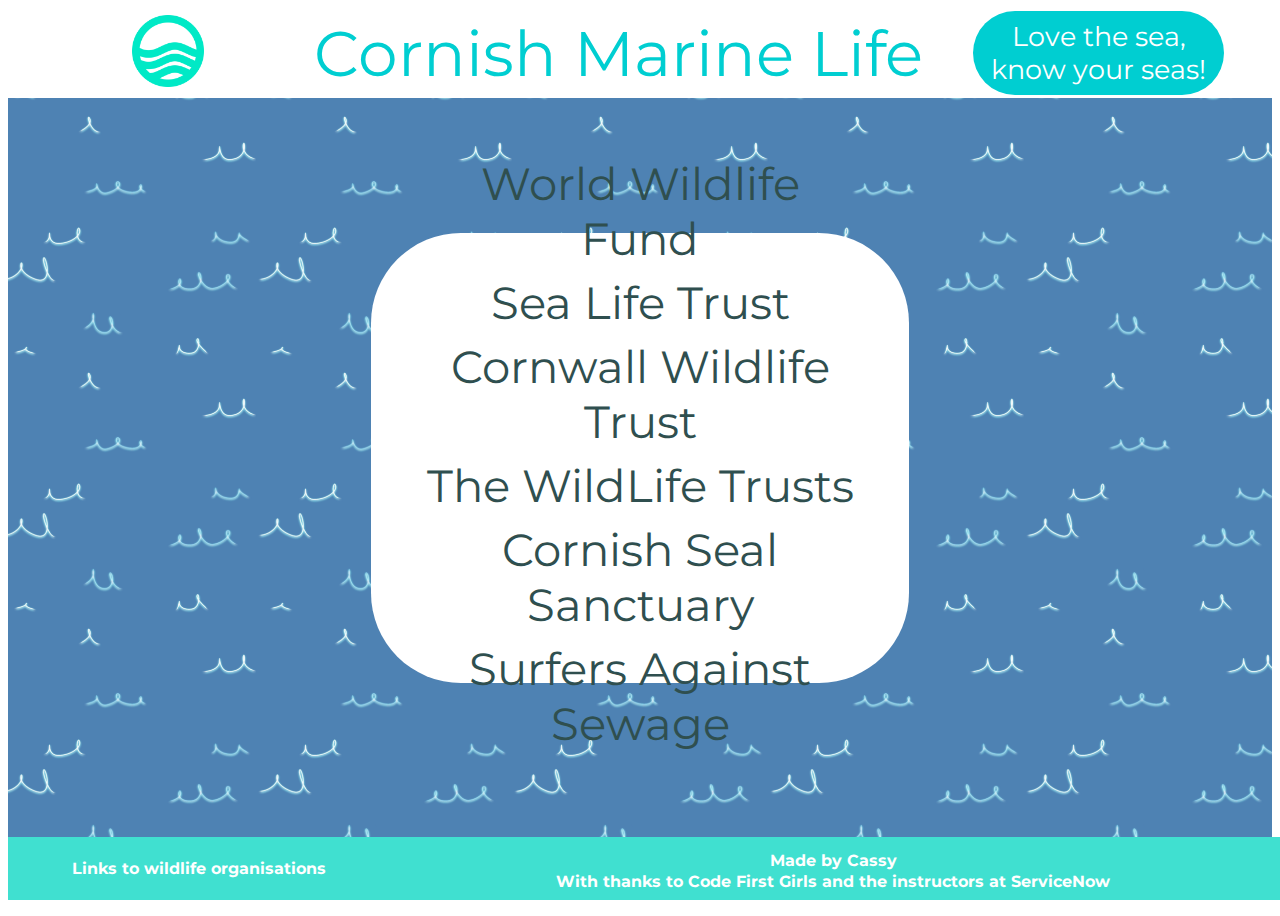
<file: links.html>
<!-- index file for the cornish marine life website by Cassy, Courtney and Kay -->
<!DOCTYPE html>
<html lang="en">
<head>
    <meta charset="UTF-8">
    <meta http-equiv="X-UA-Compatible" content="IE=edge">
    <meta name="viewport" content="width=device-width, initial-scale=1.0">
    <title>Cornish Marine Life</title>
    <!-- insert font links here -->
    <!-- insert links here -->
    <script src="./js/cml.js"></script>
    <link rel="stylesheet" href="./styles/main.css">
    <link rel="preconnect" href="https://fonts.gstatic.com">
    <link href="https://fonts.googleapis.com/css2?family=Montserrat:ital,wght@0,300;0,400;0,600;1,400&display=swap" rel="stylesheet"> 

</head>
<body>
    <header class="header-nav-container">
        <nav class="navbar-dropdown">
            <!-- nav links here and logo -->
            <button class="dropdown-button">
                <img src="Images/Wave-Icon.png" alt="">
            </button>
            <div class="dropdown-content">
                <a href="index.html">Home</a>
                <a href="marine-life.html">Marine Life</a>
                <a href="links.html"><b>Helpful Links</b></a>
            </div>
        </nav>
        <div class ="title">
            <h1 onclick="location.href='index.html'">Cornish Marine Life</h1>
        </div>
        <div class="slogan">
            <h3>Love the sea,<br>know your seas!</h3>
        </div>
    </header>

    <main class="homepage-main">

        <div class="links-block">
            <a href="https://www.wwf.org.uk/">World Wildlife Fund</a>
            <a href="http://sealifetrust.org">Sea Life Trust</a>
            <a href="https://www.cornwallwildlifetrust.org.uk/">Cornwall Wildlife Trust</a>
            <a href="https://www.wildlifetrusts.org">The WildLife Trusts</a>
            <a href="https://sealsanctuary.sealifetrust.org/">Cornish Seal Sanctuary</a>
            <a href="https://www.sas.org.uk/">Surfers Against Sewage</a>
        </div>
    </main>

    <footer class="homepage-footer">
        <div class="org-links">
            <a class="footerlinks" href="links.html">Links to wildlife organisations</a>
        </div>
        <div class="credit">
            <p>Made by Cassy</p>
            <a class = "footerlinks" href="https://codefirstgirls.org.uk/">With thanks to Code First Girls and the instructors at ServiceNow</a>
        </div>
    </footer>
</body>
</html>
</file>
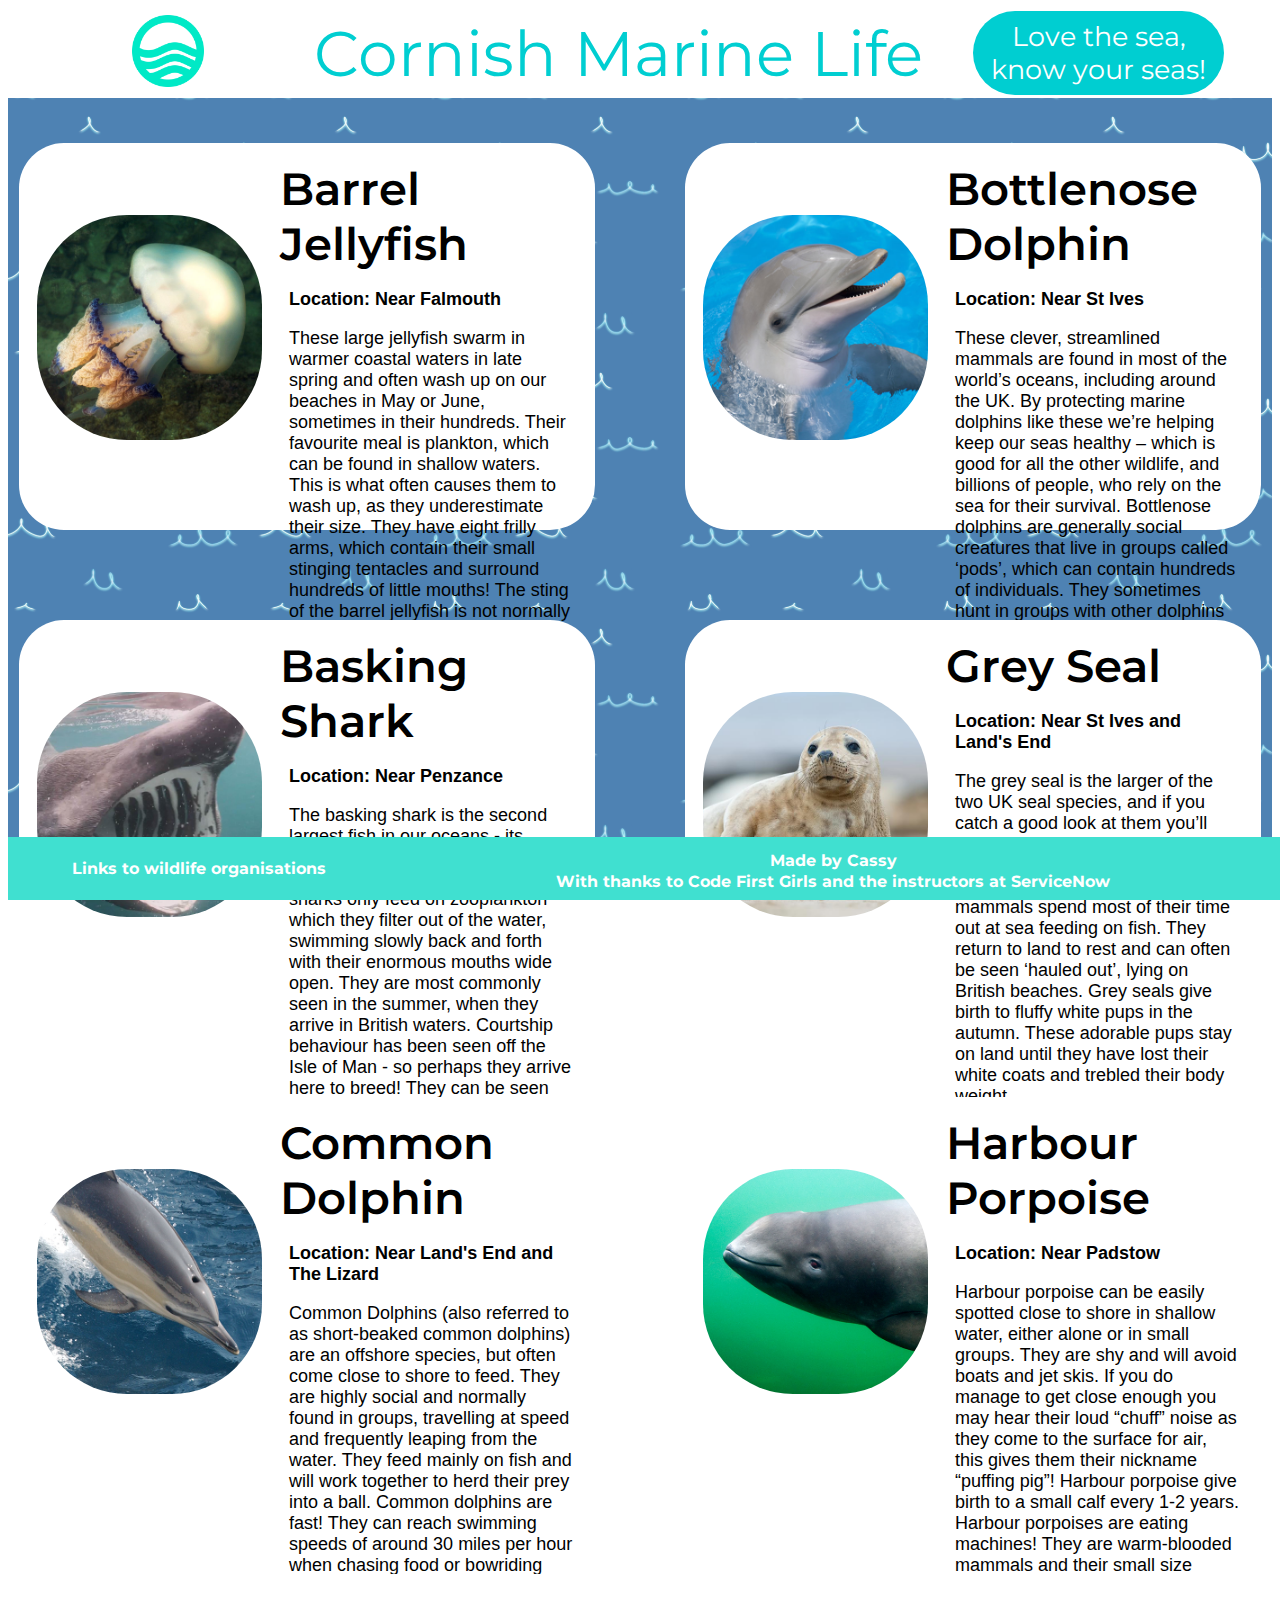
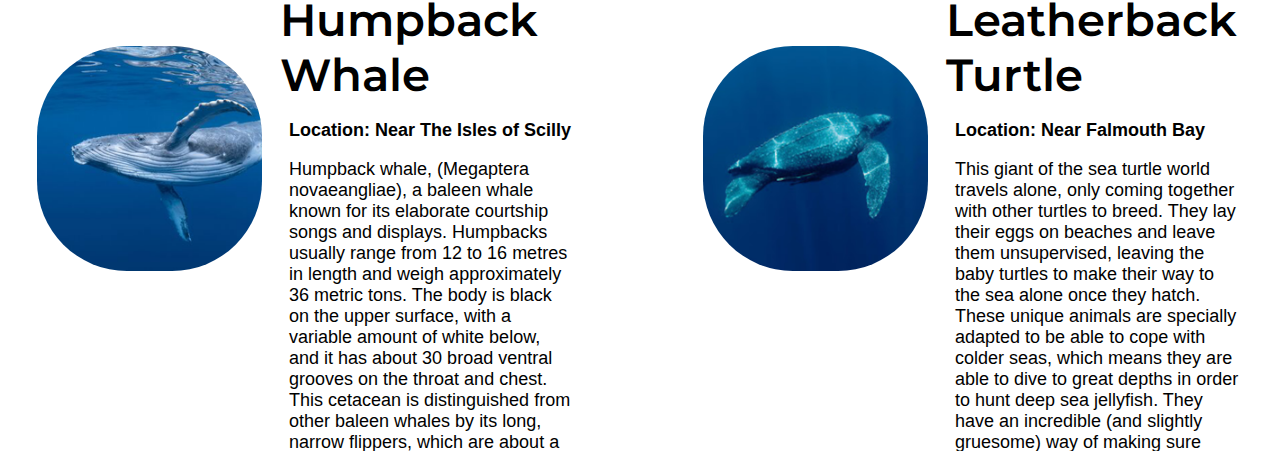
<file: marine-life.html>
<!-- index file for the cornish marine life website by Cassy, Courtney and Kay -->
<!DOCTYPE html>
<html lang="en">
<head>
    <meta charset="UTF-8">
    <meta http-equiv="X-UA-Compatible" content="IE=edge">
    <meta name="viewport" content="width=device-width, initial-scale=1.0">
    <title>Cornish Marine Life</title>
    <!-- insert font links here -->
    <!-- insert links here -->
    <script src="./js/cml.js"></script>
    <link rel="stylesheet" href="./styles/main.css">
    <link rel="preconnect" href="https://fonts.gstatic.com">
    <link href="https://fonts.googleapis.com/css2?family=Montserrat:ital,wght@0,300;0,400;0,600;1,400&display=swap" rel="stylesheet"> 

</head>
<body>
    <header class="header-nav-container">
        <nav class="navbar-dropdown">
            <!-- nav links here and logo -->
            <button class="dropdown-button">
                <img src="Images/Wave-Icon.png" alt="">
            </button>
            <div class="dropdown-content">
                <a href="index.html">Home</a>
                <a href="marine-life.html"><b>Marine Life</b></a>
                <a href="links.html">Helpful Links</a>
            </div>
        </nav>
        <div class ="title">
            <h1 onclick="location.href='index.html'">Cornish Marine Life</h1>
        </div>
        <div class="slogan">
            <h3>Love the sea,<br>know your seas!</h3>
        </div>
    </header>

    <main class="homepage-main">
        <div class="column">
            <div class="row">
                <div class ="info-block" id="barrel-jellyfish">
                    <img src="Images/barrel-jellyfish.png" alt="barrel jellyfish">
                    <div class = "text-block">
                        <h3>Barrel Jellyfish</h3>
                        <p class="location"><b>Location: Near Falmouth</b></p>
                        <p class="description">These large jellyfish swarm in warmer coastal waters in late spring and often wash up on our beaches in May or June, sometimes in their hundreds. Their favourite meal is plankton, which can be found in shallow waters. This is what often causes them to wash up, as they underestimate their size. They have eight frilly arms, which contain their small stinging tentacles and surround hundreds of little mouths! The sting of the barrel jellyfish is not normally harmful to humans, though if you find one on the beach it's best not to handle it as they can still sting when dead. </p>
                    </div>
                </div>

                <div class ="info-block" id="bottlenose-dolphin">
                    <img src="Images/bottlenose-dolphin.png" alt="bottlenose-dolphin">
                    <div class = "text-block">
                        <h3>Bottlenose Dolphin</h3>
                        <p class="location"><b>Location: Near St Ives</b></p>
                        <p class="description">These clever, streamlined mammals are found in most of the world’s oceans, including around the UK. By protecting marine dolphins like these we’re helping keep our seas healthy – which is good for all the other wildlife, and billions of people, who rely on the sea for their survival. Bottlenose dolphins are generally social creatures that live in groups called ‘pods’, which can contain hundreds of individuals. They sometimes hunt in groups with other dolphins too. By producing clicking sounds and interpreting the returning echoes (‘echo-location’) dolphins can tell the size, shape and speed of objects underwater – that’s how they catch fish, squid and other food.</p>
                    </div>
                </div>

            </div>
            <div class="row">
                <div class ="info-block" id="basking-shark">
                    <img src="Images/basking-shark.png" alt="basking-shark">
                    <div class = "text-block">
                        <h3>Basking Shark</h3>
                        <p class="location"><b>Location: Near Penzance</b></p>
                        <p class="description">The basking shark is the second largest fish in our oceans - its relative the whale shark being the biggest. Despite their size, basking sharks only feed on zooplankton which they filter out of the water, swimming slowly back and forth with their enormous mouths wide open. They are most commonly seen in the summer, when they arrive in British waters. Courtship behaviour has been seen off the Isle of Man - so perhaps they arrive here to breed! They can be seen from cliffs, but your best chance is to take a boat trip with a reputable wildlife watching company.</p>
                    </div>
                </div>

                <div class ="info-block" id="grey-seal">
                    <img src="Images/grey-seal.png" alt="grey-seal">
                    <div class = "text-block">
                        <h3>Grey Seal</h3>
                        <p class="location"><b>Location: Near St Ives and Land's End</b></p>
                        <p class="description">The grey seal is the larger of the two UK seal species, and if you catch a good look at them you’ll see how they got their scientific name Halichoerus grypus – it means hook-nosed sea pig! These mammals spend most of their time out at sea feeding on fish. They return to land to rest and can often be seen ‘hauled out’, lying on British beaches. Grey seals give birth to fluffy white pups in the autumn. These adorable pups stay on land until they have lost their white coats and trebled their body weight. </p>
                    </div>
                </div>
            </div>
            <div class="row">
                <div class ="info-block" id="common-dolphin">
                    <img src="Images/common-dolphin.png" alt="common-dolphin">
                    <div class = "text-block">
                        <h3>Common Dolphin</h3>
                        <p class="location"><b>Location: Near Land's End and The Lizard</b></p>
                        <p class="description">Common Dolphins (also referred to as short-beaked common dolphins) are an offshore species, but often come close to shore to feed. They are highly social and normally found in groups, travelling at speed and frequently leaping from the water. They feed mainly on fish and will work together to herd their prey into a ball. Common dolphins are fast! They can reach swimming speeds of around 30 miles per hour when chasing food or bowriding alongside boats.</p>
                    </div>
                </div>

                <div class ="info-block" id="harbour-porpoise">
                    <img src="Images/harbour-porpoise.png" alt="harbour-porpoise">
                    <div class = "text-block">
                        <h3>Harbour Porpoise</h3>
                        <p class="location"><b>Location: Near Padstow</b></p>
                        <p class="description">Harbour porpoise can be easily spotted close to shore in shallow water, either alone or in small groups. They are shy and will avoid boats and jet skis. If you do manage to get close enough you may hear their loud “chuff” noise as they come to the surface for air, this gives them their nickname “puffing pig”! Harbour porpoise give birth to a small calf every 1-2 years. Harbour porpoises are eating machines! They are warm-blooded mammals and their small size means they have to feed constantly to keep their body temperature up in our chilly seas. They feed mainly on fish, including sand eels, herring and whiting. </p>
                    </div>
                </div>
            </div>
            <div class="row">
                <div class ="info-block" id="humpback-whale">
                    <img src="Images/humpback-whale.png" alt="humpback-whale">
                    <div class = "text-block">
                        <h3>Humpback Whale</h3>
                        <p class="location"><b>Location: Near The Isles of Scilly</b></p>
                        <p class="description">Humpback whale, (Megaptera novaeangliae), a baleen whale known for its elaborate courtship songs and displays. Humpbacks usually range from 12 to 16 metres in length and weigh approximately 36 metric tons. The body is black on the upper surface, with a variable amount of white below, and it has about 30 broad ventral grooves on the throat and chest. This cetacean is distinguished from other baleen whales by its long, narrow flippers, which are about a third as long as the body and scalloped on the forward edge. Humpbacks also have large knobs on the head, jaws, and body, each knob being associated with one or two hairs. The dorsal fin is small and set far back on the body.</p>
                    </div>
                </div>

                <div class ="info-block" id="leatherback-turtle">
                    <img src="Images/leatherback-turtle.png" alt="leatherback-turtle">
                    <div class = "text-block">
                        <h3>Leatherback Turtle</h3>
                        <p class="location"><b>Location: Near Falmouth Bay</b></p>
                        <p class="description">This giant of the sea turtle world travels alone, only coming together with other turtles to breed. They lay their eggs on beaches and leave them unsupervised, leaving the baby turtles to make their way to the sea alone once they hatch. These unique animals are specially adapted to be able to cope with colder seas, which means they are able to dive to great depths in order to hunt deep sea jellyfish. They have an incredible (and slightly gruesome) way of making sure they never lose a meal – they have downward facing spines inside their throat that stops prey getting out! Unfortunately, the leatherback turtle can get confused and accidentally eat plastic bags or balloons as they look like jellyfish. </p>
                    </div>
                </div>
            </div>
        </div>
        
        

        

        
    </main>

    <footer class="homepage-footer">
        <div class="org-links">
            <a class="footerlinks" href="links.html">Links to wildlife organisations</a>
        </div>
        <div class="credit">
            <p>Made by Cassy</p>
            <a class = "footerlinks" href="https://codefirstgirls.org.uk/">With thanks to Code First Girls and the instructors at ServiceNow</a>
        </div>
    </footer>
</body>
</html>
</file>
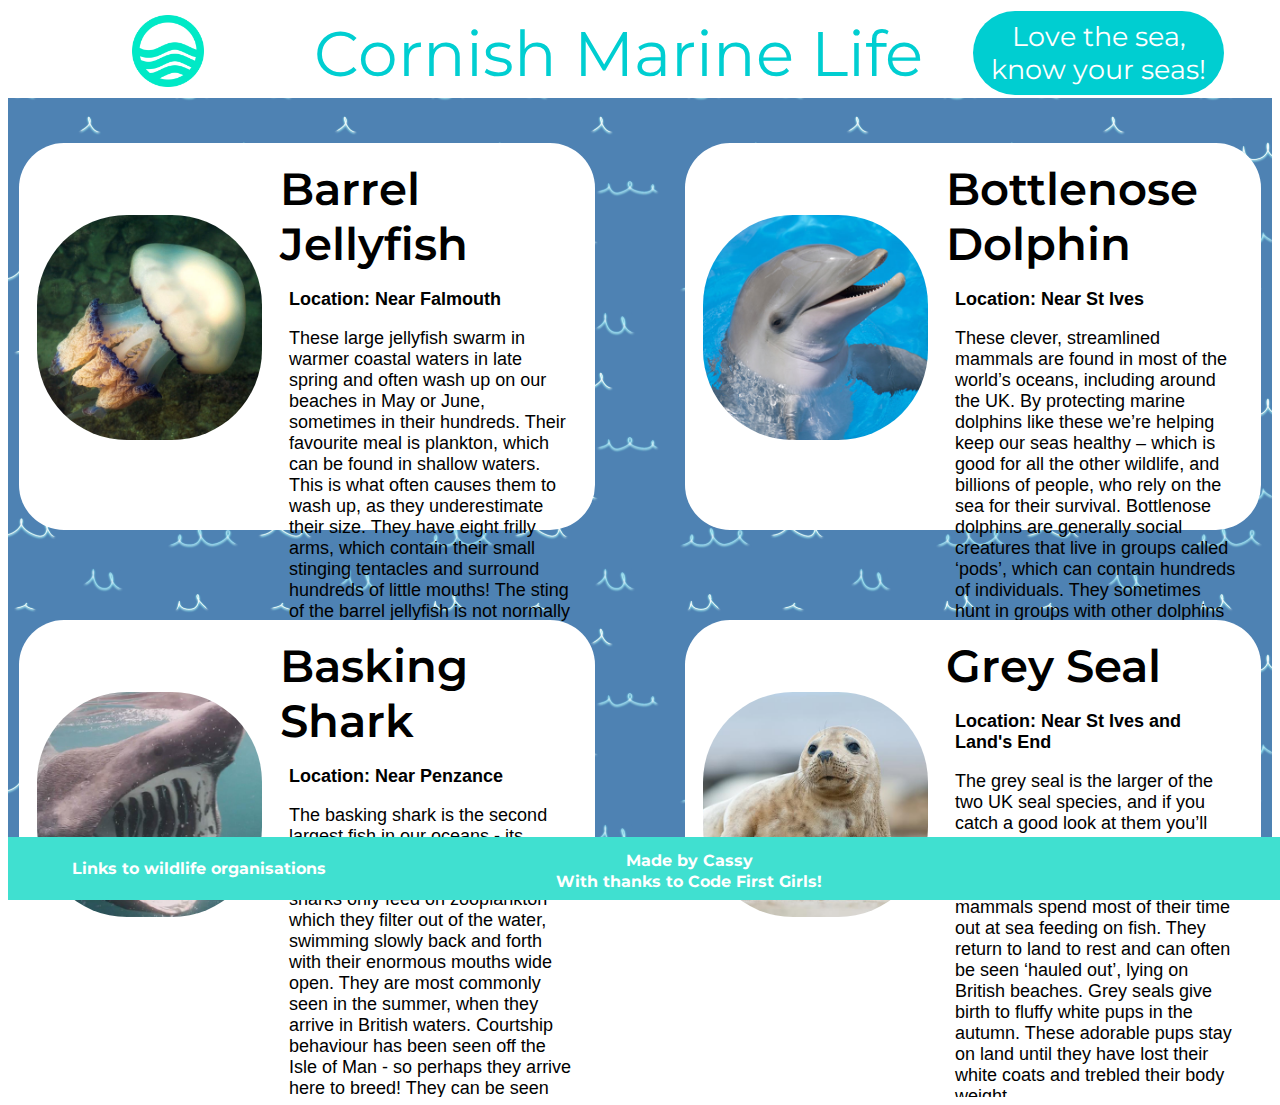
<file: MarineLife.html>
<!-- index file for the cornish marine life website by Cassy, Courtney and Kay -->
<!DOCTYPE html>
<html lang="en">
<head>
    <meta charset="UTF-8">
    <meta http-equiv="X-UA-Compatible" content="IE=edge">
    <meta name="viewport" content="width=device-width, initial-scale=1.0">
    <title>Cornish Marine Life</title>
    <!-- insert font links here -->
    <!-- insert links here -->
    <script src="./js/cml.js"></script>
    <link rel="stylesheet" href="./styles/main.css">
    <link rel="preconnect" href="https://fonts.gstatic.com">
    <link href="https://fonts.googleapis.com/css2?family=Montserrat:ital,wght@0,300;0,400;0,600;1,400&display=swap" rel="stylesheet"> 

</head>
<body>
    <header class="header-nav-container">
        <nav class="navbar-dropdown">
            <!-- nav links here and logo -->
            <button class="dropdown-button">
                <img src="Images/Wave-Icon.png" alt="">
            </button>
            <div class="dropdown-content">
                <a href="index.html">Home</a>
                <a href="marineLife.html"><b>Marine Life</b></a>
                <a href="links.html">Helpful Links</a>
            </div>
        </nav>
        <div class ="title">
            <h1 onclick="location.href='index.html'">Cornish Marine Life</h1>
        </div>
        <div class="slogan">
            <h3>Love the sea,<br>know your seas!</h3>
        </div>
    </header>

    <main class="homepage-main">
        <div class="column">
            <div class="row">
                <div class ="info-block" id="barrel-jellyfish">
                    <img src="Images/barrel-jellyfish.png" alt="barrel jellyfish">
                    <div class = "text-block">
                        <h3>Barrel Jellyfish</h3>
                        <p class="location"><b>Location: Near Falmouth</b></p>
                        <p class="description">These large jellyfish swarm in warmer coastal waters in late spring and often wash up on our beaches in May or June, sometimes in their hundreds. Their favourite meal is plankton, which can be found in shallow waters. This is what often causes them to wash up, as they underestimate their size. They have eight frilly arms, which contain their small stinging tentacles and surround hundreds of little mouths! The sting of the barrel jellyfish is not normally harmful to humans, though if you find one on the beach it's best not to handle it as they can still sting when dead. </p>
                    </div>
                </div>

                <div class ="info-block" id="bottlenose-dolphin">
                    <img src="Images/bottlenose-dolphin.png" alt="bottlenose-dolphin">
                    <div class = "text-block">
                        <h3>Bottlenose Dolphin</h3>
                        <p class="location"><b>Location: Near St Ives</b></p>
                        <p class="description">These clever, streamlined mammals are found in most of the world’s oceans, including around the UK. By protecting marine dolphins like these we’re helping keep our seas healthy – which is good for all the other wildlife, and billions of people, who rely on the sea for their survival. Bottlenose dolphins are generally social creatures that live in groups called ‘pods’, which can contain hundreds of individuals. They sometimes hunt in groups with other dolphins too. By producing clicking sounds and interpreting the returning echoes (‘echo-location’) dolphins can tell the size, shape and speed of objects underwater – that’s how they catch fish, squid and other food.</p>
                    </div>
                </div>

            </div>
            <div class="row">
                <div class ="info-block" id="basking-shark">
                    <img src="Images/basking-shark.png" alt="basking-shark">
                    <div class = "text-block">
                        <h3>Basking Shark</h3>
                        <p class="location"><b>Location: Near Penzance</b></p>
                        <p class="description">The basking shark is the second largest fish in our oceans - its relative the whale shark being the biggest. Despite their size, basking sharks only feed on zooplankton which they filter out of the water, swimming slowly back and forth with their enormous mouths wide open. They are most commonly seen in the summer, when they arrive in British waters. Courtship behaviour has been seen off the Isle of Man - so perhaps they arrive here to breed! They can be seen from cliffs, but your best chance is to take a boat trip with a reputable wildlife watching company.</p>
                    </div>
                </div>

                <div class ="info-block" id="grey-seal">
                    <img src="Images/grey-seal.png" alt="grey-seal">
                    <div class = "text-block">
                        <h3>Grey Seal</h3>
                        <p class="location"><b>Location: Near St Ives and Land's End</b></p>
                        <p class="description">The grey seal is the larger of the two UK seal species, and if you catch a good look at them you’ll see how they got their scientific name Halichoerus grypus – it means hook-nosed sea pig! These mammals spend most of their time out at sea feeding on fish. They return to land to rest and can often be seen ‘hauled out’, lying on British beaches. Grey seals give birth to fluffy white pups in the autumn. These adorable pups stay on land until they have lost their white coats and trebled their body weight. </p>
                    </div>
                </div>

            </div>
        </div>
        
        

        

        
    </main>

    <footer class="homepage-footer">
        <div class="org-links">
            <a class="footerlinks" href="links.html">Links to wildlife organisations</a>
        </div>
        <div class="credit">
            <p>Made by Cassy</p>
            <a class = "footerlinks" href="https://codefirstgirls.org.uk/">With thanks to Code First Girls!</a>
        </div>
    </footer>
</body>
</html>
</file>
<file: styles/main.css>
body
{
    font-family: Arial, Helvetica, sans-serif;
}

.header-nav-container
{
    display: flex;
    flex-direction: row;
    justify-content: space-between;
    color: darkturquoise;
    height: 10vh;
    align-items: center;
    padding-left: 5vw;
    padding-right: 5vw;
    background-color: white;
    position: fixed;
    width: 90vw;
}
.title h1
{
    font-size: 7vh;
    font-family: 'Montserrat', sans-serif;
    font-weight: 400;
}
.title :hover
{
    font-weight: 600;
}
.slogan
{
    background-color: darkturquoise;
    border-radius: 25vh;
}
.slogan h3
{
    margin: 1vh;
    margin-left: 2vh;
    margin-right: 2vh;
    color:white;
    font-size: 3vh;
    font-family: 'Montserrat', sans-serif;
    font-weight: 400;
    text-align: center;

}
.navbar-dropdown
{
    height: 10vh;
    /* align-items: center;
    justify-content: center; */
}

.navbar-dropdown .dropdown-button
{
    border: none;
    outline: none;
    color: inherit;
    background-color: inherit;
    font-family: inherit;
    margin: 0;
    font-size: inherit;
    width: 15vw;
    height: inherit;
}

.navbar-dropdown:hover .dropdown-button
{
    background-color: darkturquoise;
    color: white;
    border-radius: 25% 25% 0% 0%;
}
.dropdown-button img
{
    height: 8vh;
    align-self: center;
    justify-self: center;
    filter: invert(100%) saturate(400%) hue-rotate(90deg) brightness(88%) contrast(109%);
}
.navbar-dropdown:hover img
{
    filter: invert(100%) hue-rotate(80deg) brightness(10000%) contrast(100%);
}
.dropdown-content
{
    display: none;
    position: absolute;
    background-color: #f9f9f9;
    box-shadow: 0px 8px 16px 0px rgba(0,0,0,0.2);
    z-index: 1;
    /* top left, top right, bottom right bottom left */
    border-radius: 0% 0% 20% 20% ;
    width: 15vw;
}
.dropdown-content a 
{
    float: none;
    color: black;
    padding: 1vh 16px;
    text-decoration: none;
    display: block;
    text-align: center;
    font-size: 3vh;
}
.dropdown-content a:hover
{
    /* couldn't use without filling out rounded border */
    /* background-color: #ddd; */
    font-weight: bold;
}
.navbar-dropdown:hover .dropdown-content
{
    display:block;
}

.homepage-main
{
    /* background-color: rgb(78, 130, 179); */
    background-image: url('../Images/shitwaves.png');
    background-size: 20vw;
    display: flex;
    justify-content: center;
    background-attachment: fixed;
    overflow: auto;
}

.cornwall-map
{
    height: 77vh;
    width: 40vw;
    float: right;
    padding: 1%;
    margin-right: 10vw;
    margin-top: 10vh;
}
.cornwall-map-image
{
    height: 100%;
    float: right;
}
.main-tagline
{
    position: relative;
    height: 35vh;
    width: 35vw;
    margin-left: 15vw;
    text-align: center;
    top: 25vh;
    background-color: lightblue;
    border-radius: 10vh;
    display: flexbox;
    flex-direction: column;
    justify-content: space-between;
    font-family: 'Montserrat', sans-serif;
    margin-top: 10vh;
}
.main-tagline h1
{
    color: darkslategrey;
    justify-self: center;
    align-self: center;
    font-size: 8vh;
    margin-top: 3vh;
    margin-bottom: 3vh;
    -webkit-text-stroke: 0.2vh white;
    font-weight: 600;
    margin-left: 2vw;
    margin-right: 2vw;
}
.main-tagline button
{
    font-size: 3.5vh;
    border-radius: 45px;
    margin-bottom: 5vh;
    border-color: rgb(135, 156, 214);
    border-width: 1vh;
}
.main-tagline button p
{
    margin-top: 0.5vh;
    margin-bottom: 0.5vh;
    margin-left: 1vh;
    margin-right: 1vh;
    color: darkslategrey;
    font-family: 'Montserrat', sans-serif;
}
.column
{
    display: flex;
    flex-direction: column;
    margin-top: 10vh;
    margin-bottom: 5vh;
}
.row
{
    display: flex;
    flex-direction: row;
}
.info-block
{
    display: flex;
    width: 45vw;
    height: 43vh;
    background-color: white;
    border-radius: 5vh;
    margin: 5vh;
}
.info-block img
{
    width: 25vh;
    height: 25vh;
    margin: 2vh;
    margin-top: 8vh;
    margin-bottom: 3vh;
    border-radius: 10vh;
}
.text-block
{
    display: flex;
    flex-direction: column;
    height: 30vh;
    margin-right: 1vw;
}

.text-block h3
{
    font-family: 'Montserrat', sans-serif;
    font-weight: 600;
    font-size: 5vh;
    margin-top: 2vh;
    margin-bottom: 1vh;
}
.text-block p
{
    font-size: 2vh;
    margin: 1vh;
    margin-bottom: 1vh;

}
.links-block
{
    background-color: white;
    border-radius: 10vh;
    height: 40vh;
    margin-top: 25vh;
    padding-top: 10vh;
    margin-bottom: 25vh;
    display: flex;
    flex-direction: column;
    font-family: 'Montserrat', sans-serif;
    font-size: 5vh;
    padding: 5vh;
    width: 35vw;
    text-align: center;
    justify-content: center;
}
.links-block a
{
    text-decoration: none;
    margin-bottom: 1vh;
    color: darkslategrey;
}
.links-block a:hover
{
    font-weight: 600;
}
.homepage-footer
{
    display: flex;
    flex-direction: row;
    background-color: turquoise; 
    color: white; 
    bottom: 0;
    height: 7vh;
    align-items: center;
    padding-left: 5vw;
    padding-right: 5vw;
    font-weight: bold;
    font-family: 'Montserrat', sans-serif;
    position: fixed;
    width: 90vw;
}
.org-links
{
    padding-right: 3vw;
    text-align: center;
    text-decoration: none;
}
.footerlinks
{
    text-decoration: none;
    color:white;
}
.footerlinks:hover
{
    text-decoration: underline;
}
.credit
{
    padding-left: 3vw;
    padding-right: 3vw;
    text-align: center;
    margin-left: 12vw;
}
.credit p
{
    margin-bottom: 0.2vh;
    margin-top: 0.5vh;
}
.credit a
{
    margin-top: 0vh;
}

.back-to-top
{
    padding-left: 3vw;
    text-align: center;
}
</file>
